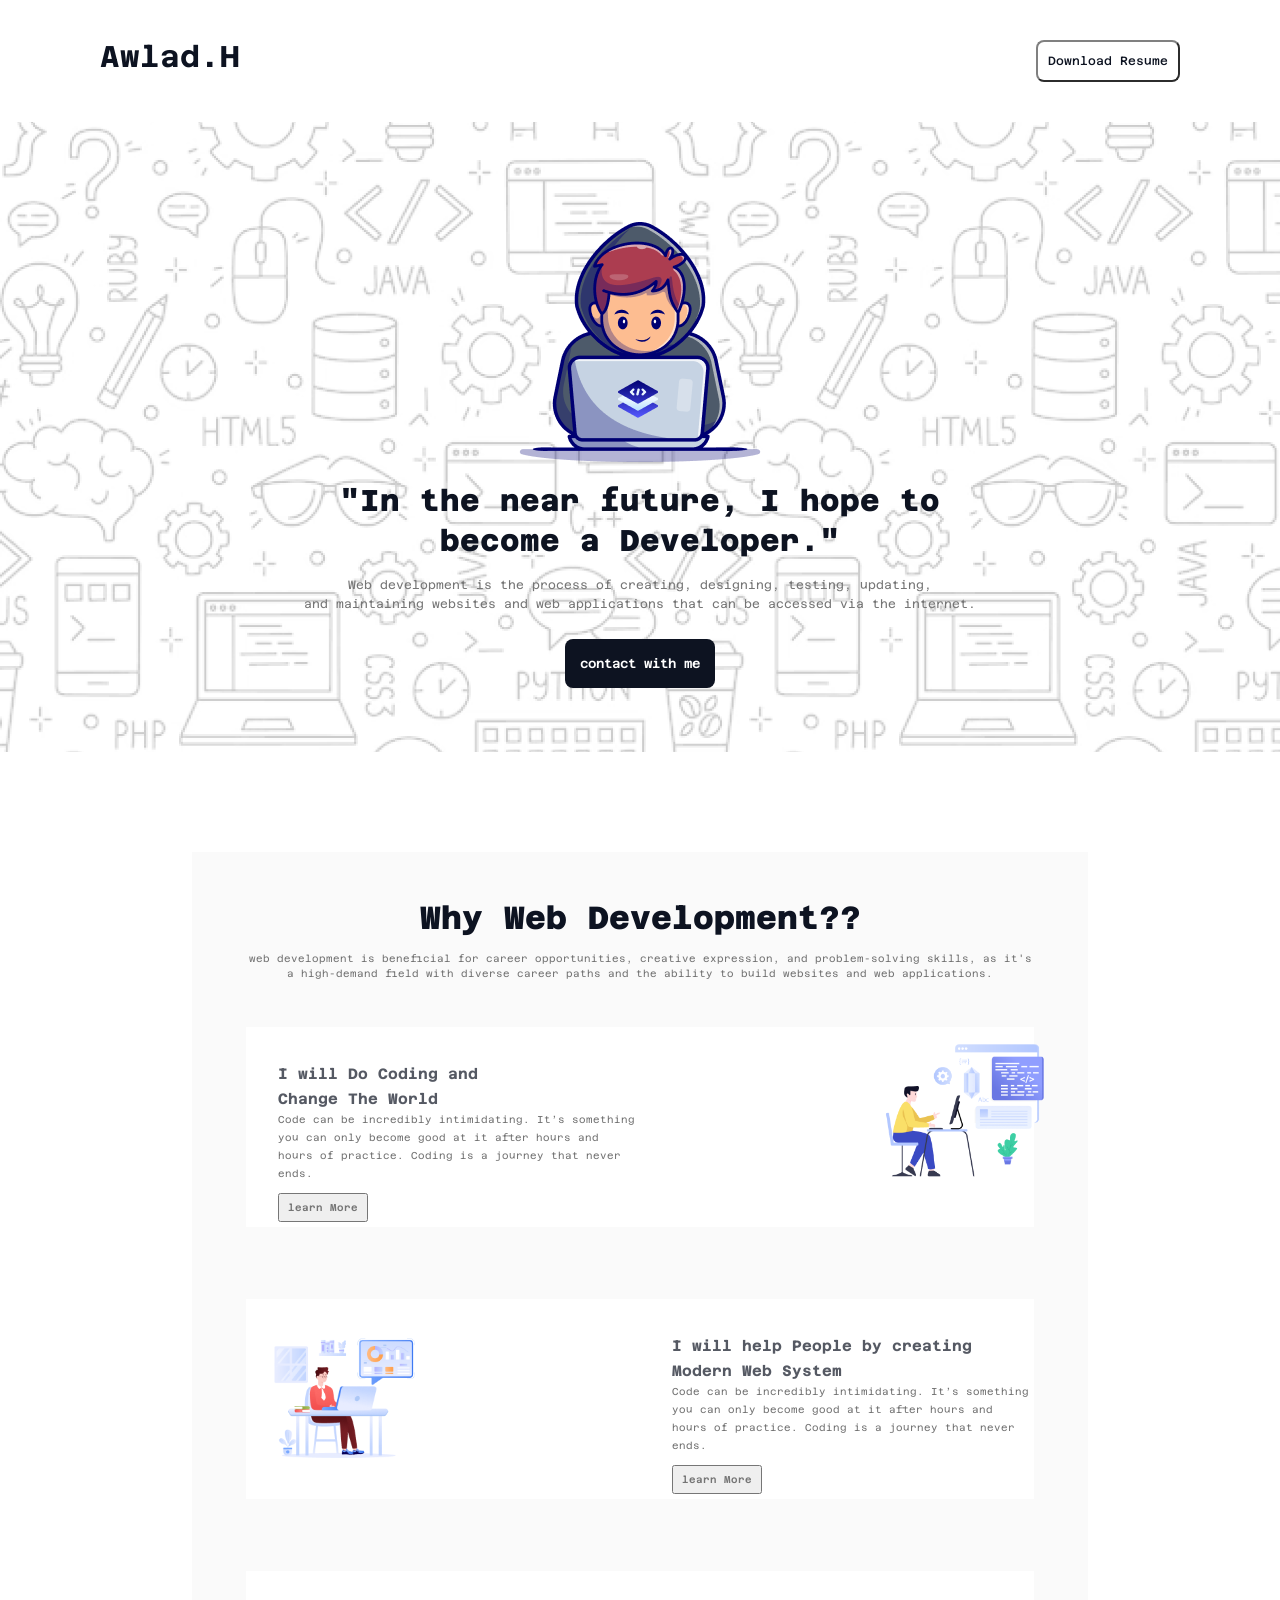
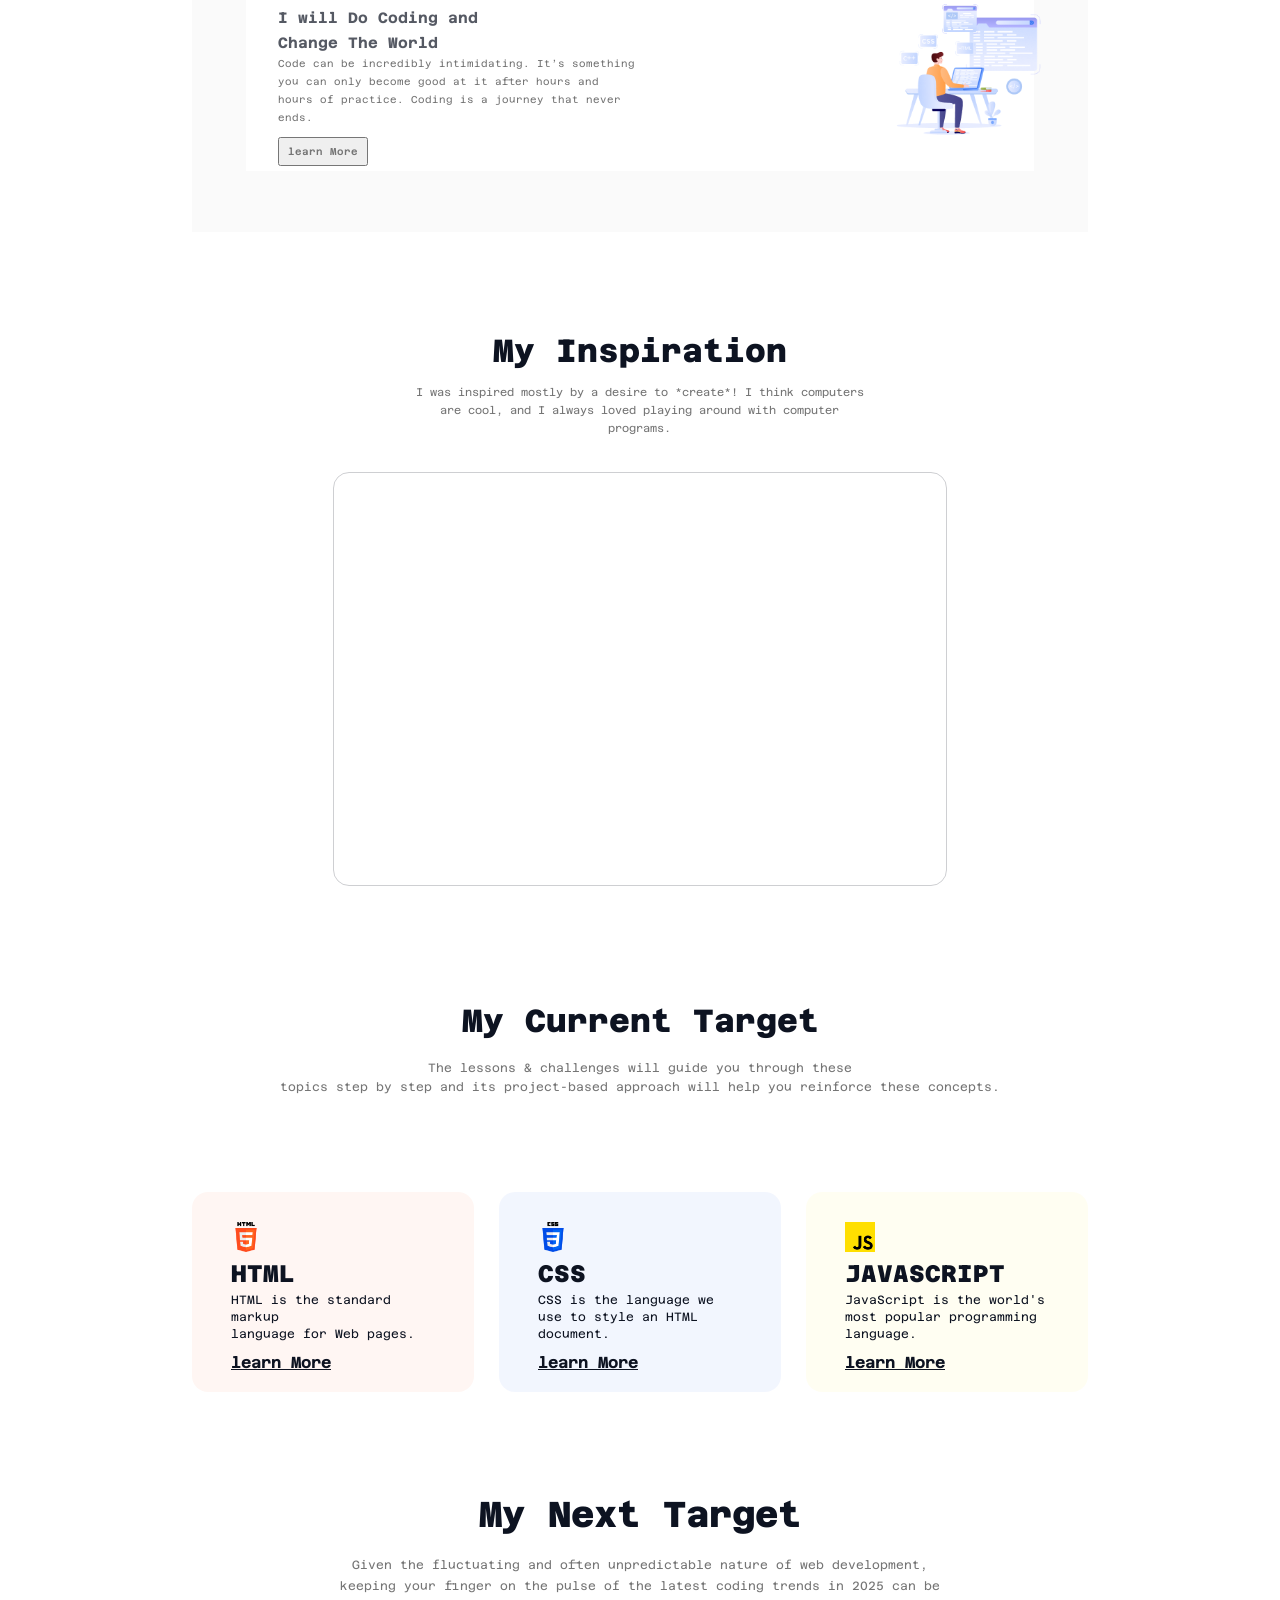
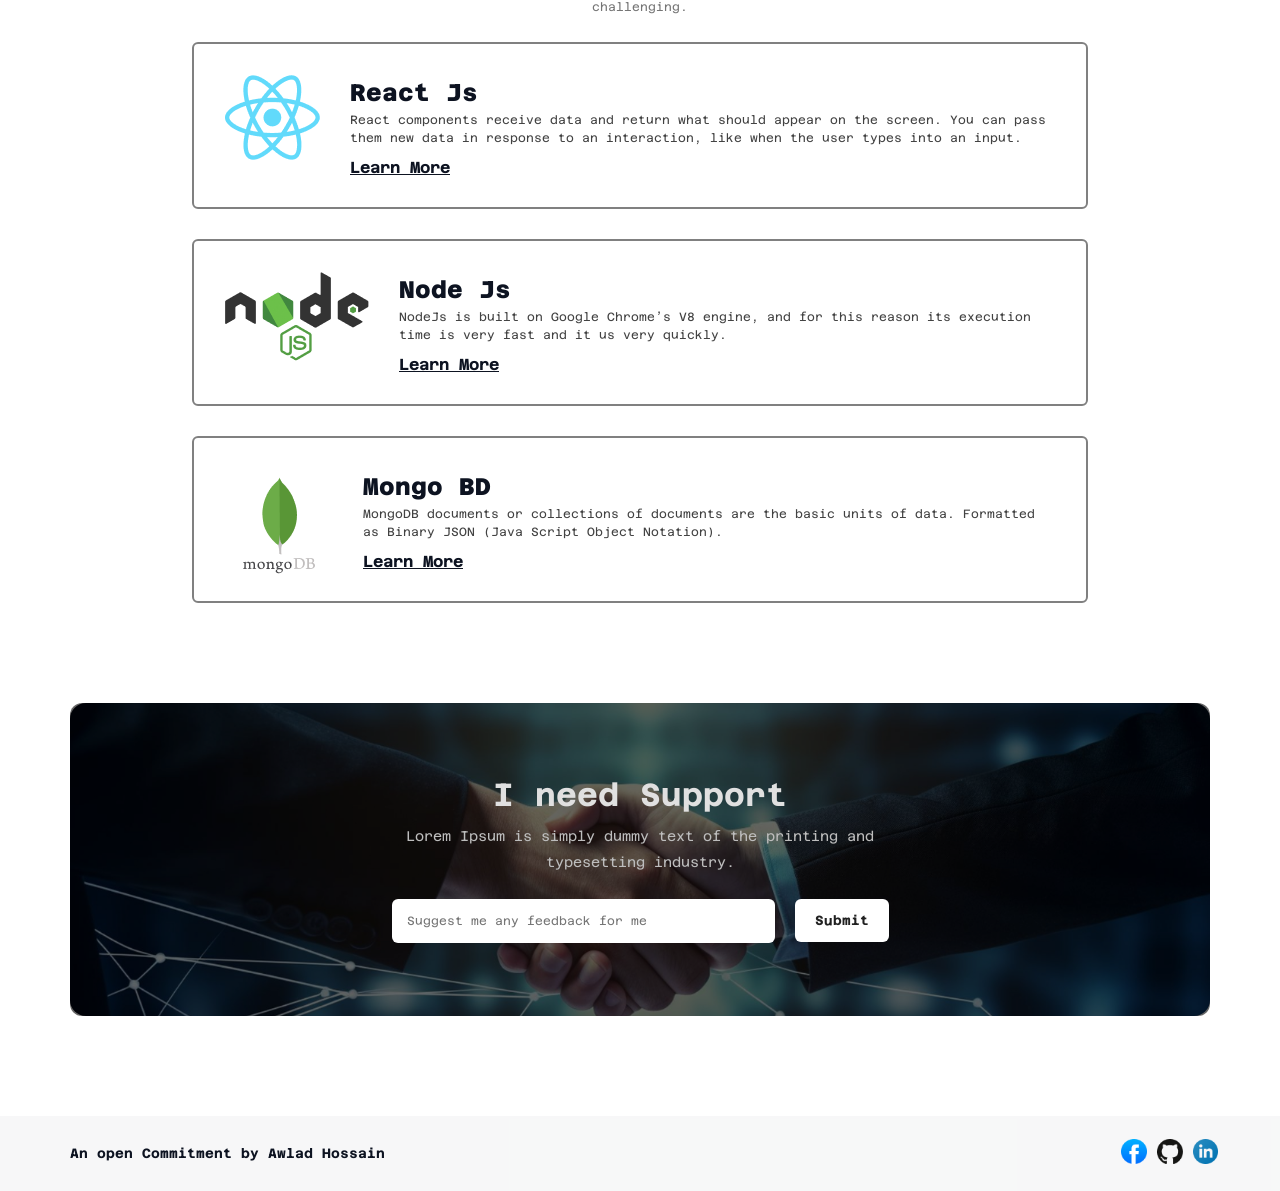
<file: index.html>
<!DOCTYPE html>
<html lang="en">

<head>
    <meta charset="UTF-8">
    <meta name="viewport" content="width=device-width, initial-scale=1.0">
    <link rel="stylesheet" href="style.css">
    <title>web development</title>
    <!-- font family -->
    <link rel="preconnect" href="https://fonts.googleapis.com">
    <link rel="preconnect" href="https://fonts.gstatic.com" crossorigin>
    <link href="https://fonts.googleapis.com/css2?family=Azeret+Mono:ital,wght@0,100
        ..900;1,100..900&family=Fira+Code:wght@300..700&family=Work+Sans:ital,wght@0,
        100..900;1,100..900&display=swap" rel="stylesheet">
</head>

<body>
    <!-- header section start here  -->
    <!-- header section start here  -->
    <section>
        <div id="header-section">
            <div class="logo">
                <h1>Awlad.H</h1>
            </div>
            <div class="button-section">
                <button class="btn-1">Download Resume</button>
            </div>
        </div>
    </section>
    <!-- header section end here  -->
    <!-- header section end here  -->

    <!-- banner section start here -->
    <!-- banner section start here -->
    <section>
        <div id="banner-section">
            <div class="main-content">
                <img class="images-bg" src="images/Group.png" alt="" srcset="">
                <h1 class="banner-heading">"In the near future, I hope to <br> become a Developer."</h1>
                <p class="banner-description">Web development is the process of creating, designing, testing, updating,
                    <br> and maintaining websites and web applications that can be accessed via the internet.
                </p>
                <button class="btn-2">contact with me</button>
            </div>
        </div>
    </section>
    <!-- banner section end here -->
    <!-- banner section end here -->

    <!-- main section start here -->
    <!-- main section start here -->
    <div id="web-development">
        <div class="web-heading">
            <div class="web-title">
                <h1 class="title-heading">Why Web Development??</h1>
                <p class="title-description">web development is beneficial for career opportunities, creative
                    expression, and problem-solving
                    skills, as it's <br> a high-demand field with diverse career paths and the ability to
                    build websites and web
                    applications. </p>
            </div>

            <div class="codding-learn">
                <div class="heading-code">
                    <h1 class="title-heading-2">I will Do Coding and <br>Change The World</h1>
                    <p class="title-description-2">Code can be incredibly intimidating. It’s something you can only
                        become good at it after hours and
                        hours of practice. Coding is a journey that never ends.</p>
                    <button class="btn-3">learn More</button>
                </div>
                <div class="img-1">
                    <img src="images/Layer_1.png" alt="">
                </div>
            </div>

            <div class="codding-learn">
                <div class="middle">
                    <img src="images/Group 3.png" alt="">
                </div>
                <div class="heading-code">
                    <h1 class="title-heading-2">I will help People by creating <br> Modern Web System</h1>
                    <p class="title-description-2">Code can be incredibly intimidating. It’s something you can only
                        become good at it after hours and
                        hours of practice. Coding is a journey that never ends.</p>
                    <button class="btn-3">learn More</button>
                </div>

            </div>

            <div class="codding-learn">
                <div class="heading-code">
                    <h1 class="title-heading-2">I will Do Coding and <br>Change The World</h1>
                    <p class="title-description-2">Code can be incredibly intimidating. It’s something you can only
                        become good at it after hours and
                        hours of practice. Coding is a journey that never ends.</p>
                    <button class="btn-3">learn More</button>
                </div>
                <div class="img-1">
                    <img src="images/Group 4.png" alt="">
                </div>
            </div>
        </div>
    </div>
    <!-- main section end here -->
    <!-- main section end here -->

    <!-- main section My Inspiration start here -->
    <!-- main section My Inspiration start here -->
    <section class="Inspiration-section">
        <div class="Inspiration-heading">
            <h1 class="Inspiration-title">My Inspiration</h1>
            <p class="Inspiration-discription">I was inspired mostly by a desire to *create*! I think computers are
                cool, and I always loved playing
                around with computer programs.</p>
        </div>
        <div class="Inspiration-video">
            <iframe class="videos" width="623" height="315"
                src="https://www.youtube.com/embed/XUh1nfx1ty0?si=kiNamL2iFOQozbli" title="YouTube video player"
                frameborder="0"
                allow="accelerometer; autoplay; clipboard-write; encrypted-media; gyroscope; picture-in-picture; web-share"
                referrerpolicy="strict-origin-when-cross-origin" allowfullscreen></iframe>
        </div>
    </section>
    <!-- main section My Inspiration end here -->
    <!-- main section My Inspiration end here -->

    <!-- main section My target start here -->
    <!-- main section My target start here -->
    <section>
        <div id="current-section">
            <h1 class="heading-title">My Current Target</h1>
            <p class="description-title">The lessons & challenges will guide you through these <br>topics step by step
                and
                its project-based approach will help you reinforce these concepts.</p>
        </div>

        <div class="language-box">
            <div class="box-1">
                <img src="images/html.png" alt="">
                <h1 class="box-heading">HTML</h1>
                <p class="box-description">HTML is the standard markup <br> language for Web pages.</p>
                <a class="box-link" href="https://www.w3schools.com/html/">learn More</a>
            </div>

            <div class="box-2">
                <img src="images/css.png" alt="">
                <h1 class="box-heading">CSS</h1>
                <p class="box-description">CSS is the language we use to style an HTML document.</p>
                <a class="box-link" href="https://www.w3schools.com/css/">learn More</a>
            </div>

            <div class="box-3">
                <img src="images/js.png" alt="">
                <h1 class="box-heading">JAVASCRIPT</h1>
                <p class="box-description">JavaScript is the world's most popular programming language.</p>
                <a class="box-link" href="https://www.w3schools.com/js/">learn More</a>
            </div>
        </div>

    </section>
    <!-- main section My target end here -->
    <!-- main section My target end here -->

    <!-- main section My next target start here -->
    <!-- main section My next target start here -->

    <section>
        <div class="new-target">
            <h1 class="target-heading">My Next Target</h1>
            <p class="target-description">Given the fluctuating and often unpredictable nature of web development,
                <br>keeping your finger on the pulse
                of the latest coding trends in 2025 can be challenging.
            </p>
        </div>

        <div class="React-js">
            <div class="photos-1">
                <img class="images-1" src="images/react.png" alt="">
            </div>
            <div class="content-1">
                <h1 class="heading-learn">React Js</h1>
                <p class="description-learn">React components receive data and return what should appear on the screen.
                    You can pass them new data in
                    response to an interaction, like when the user types into an input. </p>
                <a class="link-learn">Learn More</a>
            </div>
        </div>

        <div class="React-js">
            <div class="photos-1">
                <img class="images-2" src="images/nodejs.png" alt="">
            </div>
            <div class="content-1">
                <h1 class="heading-learn">Node Js</h1>
                <p class="description-learn">NodeJs is built on Google Chrome’s V8 engine, and for this reason its
                    execution time is very fast and it
                    us very quickly. </p>
                <a class="link-learn">Learn More</a>
            </div>
        </div>

        <div class="React-js">
            <div class="photos-1">
                <img class="images-1" src="images/mongodb.png" alt="">
            </div>
            <div class="content-1">
                <h1 class="heading-learn">Mongo BD</h1>
                <p class="description-learn">MongoDB documents or collections of documents are the basic units of data.
                    Formatted as Binary JSON (Java
                    Script Object Notation).</p>
                <a class="link-learn">Learn More</a>
            </div>
        </div>
    </section>
    <!-- main section My next target end here -->
    <!-- main section My next target end here -->

    <!-- main support section start here -->
    <!-- main support section start here -->

    <!-- <section class="submit-section"> -->
    <div class="support-section">
        <div class="support-content">
            <h2>I need Support</h2>
            <p>Lorem Ipsum is simply dummy text of the printing and <br> typesetting industry.</p>
            <form class="feedback-form">
                <input type="text" placeholder="Suggest me any feedback for me">
                <button type="submit">Submit</button>
            </form>
        </div>
    </div>

    <!-- </section> -->

    <!-- main support section end here -->
    <!-- main support section end here -->

    <!-- footer section start here -->
    <!-- footer section start here -->
    <section class="footer-section">
        <div class="footer-heading">
            <h1>An open Commitment by Awlad Hossain</h1>
        </div>
        <div class="footer-icon">
            <img src="images/facebook.png" alt="">
            <img src="images/github.png" alt="">
            <img src="images/linkedin-icon 1.png" alt="">
        </div>
    </section>
    <!-- footer section end here -->
    <!-- footer section end here -->

</body>
</html>
</file>
<file: style.css>
@import url('https://fonts.googleapis.com/css2?family=Azeret+Mono:ital,wght@0,100..900;1,100..900&family=Fira+Code:wght@300..700&family=Work+Sans:ital,wght@0,100..900;1,100..900&display=swap');

* {
    margin: 0;
    padding: 0;
    box-sizing: border-box;
    font-family: Azeret Mono;
}

/*****header section start here****/
/*****header section start here****/
#header-section {
    display: flex;
    justify-content: space-between;
    margin: 40px 100px;
}

.logo {
    color: rgb(13, 19, 33);
    font-size: 20px;
    font-weight: 800;
    line-height: 33px;
    letter-spacing: 0%;
    text-align: left;
}

.btn-1 {
    background-color: white;
    color: rgb(13, 19, 33);
    font-size: 12px;
    font-weight: 500;
    line-height: 18px;
    letter-spacing: 0%;
    text-align: center;
    padding: 10px 10px 10px 10px;
    border-radius: 8px;
    border-color: gray;
}

/******header section end here*****/
/******header section end here*****/

/*****banner section start here****/
/*****banner section start here****/
#banner-section {
    width: 100%;
    min-height: 600px;
    background-image: url(images/Hero-bg.png);
    display: flex;
    justify-content: center;
    text-align: center;
    align-items: center;
}

.main-content {
    margin-top: 100px;
    min-height: 530px;
}

.banner-heading {
    color: rgb(13, 19, 33);
    font-family: Azeret Mono;
    font-size: 30px;
    font-weight: 800;
    line-height: 40px;
    letter-spacing: 0%;
    text-align: center;
    margin: 15px 0px;
}

.banner-description {
    color: #757575;
    font-family: Azeret Mono;
    font-size: 12px;
    font-weight: 400;
    line-height: 19px;
    letter-spacing: 0%;
    text-align: center;
}

.btn-2 {
    margin: 25px 0px;
    padding: 13px 15px;
    color: rgb(255, 255, 255);
    font-family: Azeret Mono;
    font-size: 13px;
    font-weight: 600;
    line-height: 23px;
    letter-spacing: 0%;
    text-align: center;
    border-radius: 8px;
    background-color: rgb(13, 19, 33);
    border: none;
}

/*****banner section end here****/
/*****banner section end here****/

/*** main section start here ****/
/*** main section start here ****/
#web-development {
    width: 70%;
    height: 980px;
    margin: 100px auto;
    background: rgba(13, 19, 33, 0.02);
}

.web-title {
    width: 100%;
    height: 103px;
}

.title-heading {
    color: rgb(13, 19, 33);
    font-family: Azeret Mono;
    font-size: 32px;
    font-weight: 800;
    line-height: 66px;
    letter-spacing: 0%;
    text-align: center;
    padding-top: 33px;
}

.title-description {
    color: #757575;
    font-family: Azeret Mono;
    font-size: 10px;
    font-weight: 400;
    line-height: 15px;
    letter-spacing: 0%;
    text-align: center;
}

.codding-learn {
    width: 88%;
    height: 200px;
    display: flex;
    margin: 72px auto;
    background-color: white;
}

.heading-code {
    width: 50%;
    height: 200px;
}

.img-1 {
    width: 50%;
    height: 200px;
}

.img-1 img {
    width: 50%;
    height: auto;
    margin-left: 230px;
    padding: 15px;
}

.middle {
    width: 50%;
    height: 200px;
}

.middle img {
    width: 50%;
    height: auto;
    padding: 17px;
}

.title-heading-2 {
    color: rgba(13, 19, 33, 0.7);
    font-family: Azeret Mono;
    font-size: 15px;
    font-weight: 700;
    line-height: 25px;
    text-align: left;
    padding-top: 34px;
    margin-left: 32px;
}

.title-description-2 {
    color: #757575;
    font-family: Azeret Mono;
    font-size: 10px;
    font-weight: 400;
    line-height: 18px;
    letter-spacing: 0%;
    padding-left: 32px;
    margin-bottom: 10px;
}

.btn-3 {
    color: #757575;
    font-family: Azeret Mono;
    font-size: 10px;
    font-weight: 600;
    line-height: 23px;
    letter-spacing: 0%;
    text-align: center;
    padding: 1px 8px;
    margin: 0px 32px;
}

/* Inspiration-section start here */
/* Inspiration-section start here */
.Inspiration-section {
    width: 60%;
    height: 600px;
    margin: 0px auto;
}

.Inspiration-heading {
    width: 60%;
    height: 140px;
    margin: 0px auto;
}

.Inspiration-title {
    color: rgb(13, 19, 33);
    font-family: Azeret Mono;
    font-size: 32px;
    font-weight: 800;
    line-height: 37px;
    letter-spacing: 0%;
    text-align: center;
    padding-bottom: 15px;
}

.Inspiration-discription {
    color: #757575;
    font-family: Azeret Mono;
    font-size: 11px;
    font-weight: 400;
    line-height: 18px;
    letter-spacing: 0%;
    text-align: center;
}

.Inspiration-video {
    width: 80%;
    height: 414px;
    margin: 0px auto;
    box-sizing: border-box;
    border: 1px solid rgba(13, 19, 33, 0.2);
    border-radius: 16px;
    padding: 50px;
}

.videos {
    border-radius: 16px;
    border: none;
}

/* Inspiration-section end here */
/* Inspiration-section end here*/

/* main section My terget start here */
/* main section My terget start here */
#current-section {
    margin: 70px auto 20px auto;
    width: 70%;
    height: 170px;
}

.heading-title {
    margin-bottom: 20px;
    color: rgb(13, 19, 33);
    font-size: 32px;
    font-weight: 800;
    line-height: 37px;
    letter-spacing: 0%;
    text-align: center;
}

.description-title {
    color: #757575;
    font-size: 12px;
    font-weight: 400;
    line-height: 19px;
    letter-spacing: 0%;
    text-align: center;
}

.language-box {
    width: 70%;
    margin: 0px auto 50px auto;
    display: flex;
    flex-direction: row;
    justify-content: flex-start;
    gap: 25px;
}

.box-1 {
    width: 32%;
    height: 200px;
    border-radius: 16px;
    background: rgba(255, 76, 30, 0.05);
    padding: 30px 42px 33px 39px;
}

.box-1 img {
    width: 30px;
}

.box-heading {
    color: rgb(13, 19, 33);
    font-family: Azeret Mono;
    font-size: 24px;
    font-weight: 800;
    line-height: 36px;
    letter-spacing: 0%;
    text-align: left;
}

.box-description {
    color: rgb(13, 19, 33);
    font-family: Azeret Mono;
    font-size: 12px;
    font-weight: 400;
    line-height: 17px;
    letter-spacing: 0%;
    text-align: left;
    margin-bottom: 10px;
}

.box-link {
    color: rgb(13, 19, 33);
    font-family: Azeret Mono;
    font-size: 16px;
    font-weight: 700;
    line-height: 19px;
    letter-spacing: 0%;
    text-align: left;
    text-decoration-line: underline;
}

.box-2 {
    width: 32%;
    height: 200px;
    border-radius: 16px;
    background: rgba(0, 76, 232, 0.05);
    padding: 30px 42px 33px 39px;
}

.box-2 img {
    width: 30px;
}

.box-3 {
    width: 32%;
    height: 200px;
    border-radius: 16px;
    background: rgba(255, 223, 0, 0.05);
    padding: 30px 42px 33px 39px;
}

.box-3 img {
    width: 30px;
}

/* main section My terget end here */
/* main section My terget end here */

/* main section My next target start here */
/* main section My next target start here */
.new-target {
    margin: 100px auto 40px auto;
    width: 50%;
    height: 110px;
    text-align: center;
}

.target-heading {
    color: rgb(13, 19, 33);
    font-family: Azeret Mono;
    font-size: 36px;
    font-weight: 800;
    line-height: 45px;
    letter-spacing: 0%;
    text-align: center;
    margin-bottom: 18px;
}

.target-description {
    color: #757575;
    font-family: Azeret Mono;
    font-size: 12px;
    font-weight: 400;
    line-height: 21px;
    letter-spacing: 0%;
    text-align: center;
}

.React-js {
    width: 70%;
    height: 167px;
    border: 2px solid gray;
    margin: 0px auto;
    display: flex;
    padding: 31px;
    margin-bottom: 30px;
    border-radius: 6px;
}

.content-1 {
    color: rgba(13, 19, 33, 1);
    font-family: Azeret Mono;
    font-size: 24px;
    font-weight: 800;
    line-height: 36px;
    text-align: left;
}

.heading-learn {
    color: rgba(13, 19, 33, 1);
    font-family: Azeret Mono;
    font-size: 24px;
    font-weight: 800;
    line-height: 36px;
    letter-spacing: 0%;
    text-align: left;
}

.photos-1 img {
    padding-right: 30px;
}

.description-learn {
    color: #424242;
    font-family: Azeret Mono;
    font-size: 12px;
    font-weight: 400;
    line-height: 18px;
    letter-spacing: 0%;
    text-align: left;
}

.link-learn {
    color: rgba(13, 19, 33, 1);
    font-family: Azeret Mono;
    font-size: 16px;
    font-weight: 700;
    line-height: 23px;
    text-align: left;
    text-decoration-line: underline;
}

/* main section My next target end here */
/* main section My next target end here */

/* main support section start here */
/* main support section start here */
.support-section {
    position: relative;
    width: 1140px;
    height: 313px;
    border-radius: 12px;
    overflow: hidden;
    display: flex;
    justify-content: center;
    align-items: center;
    text-align: center;
    color: white;
    margin: 100px auto;
}
.support-section::before {
    content: "";
    position: absolute;
    inset: 0;
    background: url(images/banner.jpg) no-repeat center center;
    background-size: cover;
    border-radius: 16px;
    background: rgba(0, 0, 0, 0.2), rgba(0, 0, 0, 0.2), rgba(0, 0, 0, 0.2);
}
.support-section::after {
    content: "";
    position: absolute;
    inset: 0;
    background: rgba(0, 0, 0, 0.6);
}
.support-content {
    position: relative;
    z-index: 1;
}
.support-content h2 {
    margin-bottom: 10px;
    color: #e0e0e0;
    font-family: Azeret Mono;
    font-size: 32px;
    font-weight: 700;
    line-height: 36px;
    letter-spacing: 0%;
    text-align: center;
}
.support-content p {
    color: #bdbdbd;
    font-weight: 400;
    line-height: 26px;
    letter-spacing: 0%;
    text-align: center;
    font-size: 14px;
}
.feedback-form {
    margin-top: 24px;
    display: flex;
    justify-content: center;
    align-items: center;
}
.feedback-form input {
    width: 383px;
    padding: 15px;
    border: none;
    border-radius: 6px;
    outline: none;
    font-size: 12px;
}
.feedback-form button {
    margin-left: 20px;
    padding: 14px 20px;
    border: none;
    border-radius: 6px;
    background: white;
    color: #212121;
    font-weight: bold;
    cursor: pointer;
    transition: 0.3s;
}
.feedback-form button:hover {
    background: #ddd;
}
/* main support section end here */
/* main support section end here */

/*** main section end here ****/
/*** main section end here ****/

/* footer section start here */
/* footer section start here */
.footer-section {
    height: 75px;
    display: flex;
    justify-content: space-between;
    align-items: center;
    background: rgba(13, 19, 33, 0.03);
}
.footer-heading {
    color: rgb(13, 19, 33);
    font-family: Azeret Mono;
    font-size: 9px;
    font-weight: 500;
    line-height: 23px;
    letter-spacing: 0%;
    text-align: center;
    padding-left: 70px;
}
.footer-icon {
    padding-right: 30px;
}
.footer-section img {
    width: 20%;
}
/* footer section start here */
/* footer section start here */
</file>
